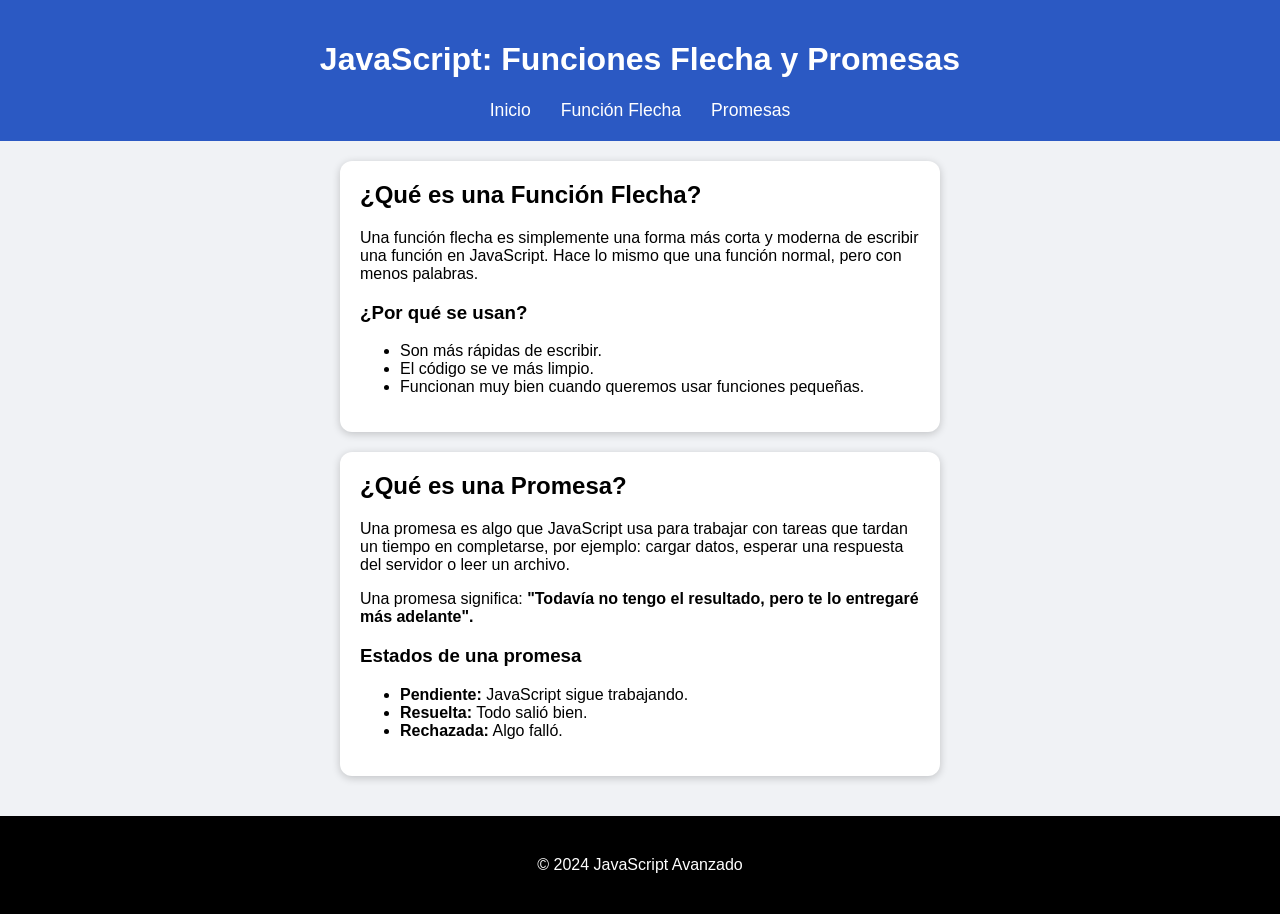
<file: index.html>
<!DOCTYPE html>
<html lang="es">
<head>
    <meta charset="UTF-8">
    <meta name="viewport" content="width=device-width, initial-scale=1.0">
    <title>JavaScript: Funciones Flecha y Promesas</title>
    <link rel="stylesheet" href="css/style.css">
</head>
<body>

<header>
    <h1>JavaScript: Funciones Flecha y Promesas</h1>

    <nav>
        <ul>
            <li><a href="index.html">Inicio</a></li>
            <li><a href="funcion_flecha.html">Función Flecha</a></li>
            <li><a href="promesas.html">Promesas</a></li>
        </ul>
    </nav>
</header>

<main>

    <!-- SECCIÓN FUNCIONES FLECHA -->
    <section class="card">
        <h2>¿Qué es una Función Flecha?</h2>

        <p>
            Una función flecha es simplemente una forma más corta y moderna 
            de escribir una función en JavaScript. Hace lo mismo que una función normal, 
            pero con menos palabras.
        </p>

        <h3>¿Por qué se usan?</h3>
        <ul>
            <li>Son más rápidas de escribir.</li>
            <li>El código se ve más limpio.</li>
            <li>Funcionan muy bien cuando queremos usar funciones pequeñas.</li>
        </ul>


    </section>


    <!-- SECCIÓN PROMESAS -->
    <section class="card">
        <h2>¿Qué es una Promesa?</h2>

        <p>
            Una promesa es algo que JavaScript usa para trabajar con tareas 
            que tardan un tiempo en completarse, por ejemplo: cargar datos, 
            esperar una respuesta del servidor o leer un archivo.
        </p>

        <p>
            Una promesa significa:  
            <strong>"Todavía no tengo el resultado, pero te lo entregaré más adelante".</strong>
        </p>

        <h3>Estados de una promesa</h3>
        <ul>
            <li><strong>Pendiente:</strong> JavaScript sigue trabajando.</li>
            <li><strong>Resuelta:</strong> Todo salió bien.</li>
            <li><strong>Rechazada:</strong> Algo falló.</li>
        </ul>


    </section>

</main>

<footer>
     &copy; 2024 JavaScript Avanzado
</footer>

</body>
</html>
</file>
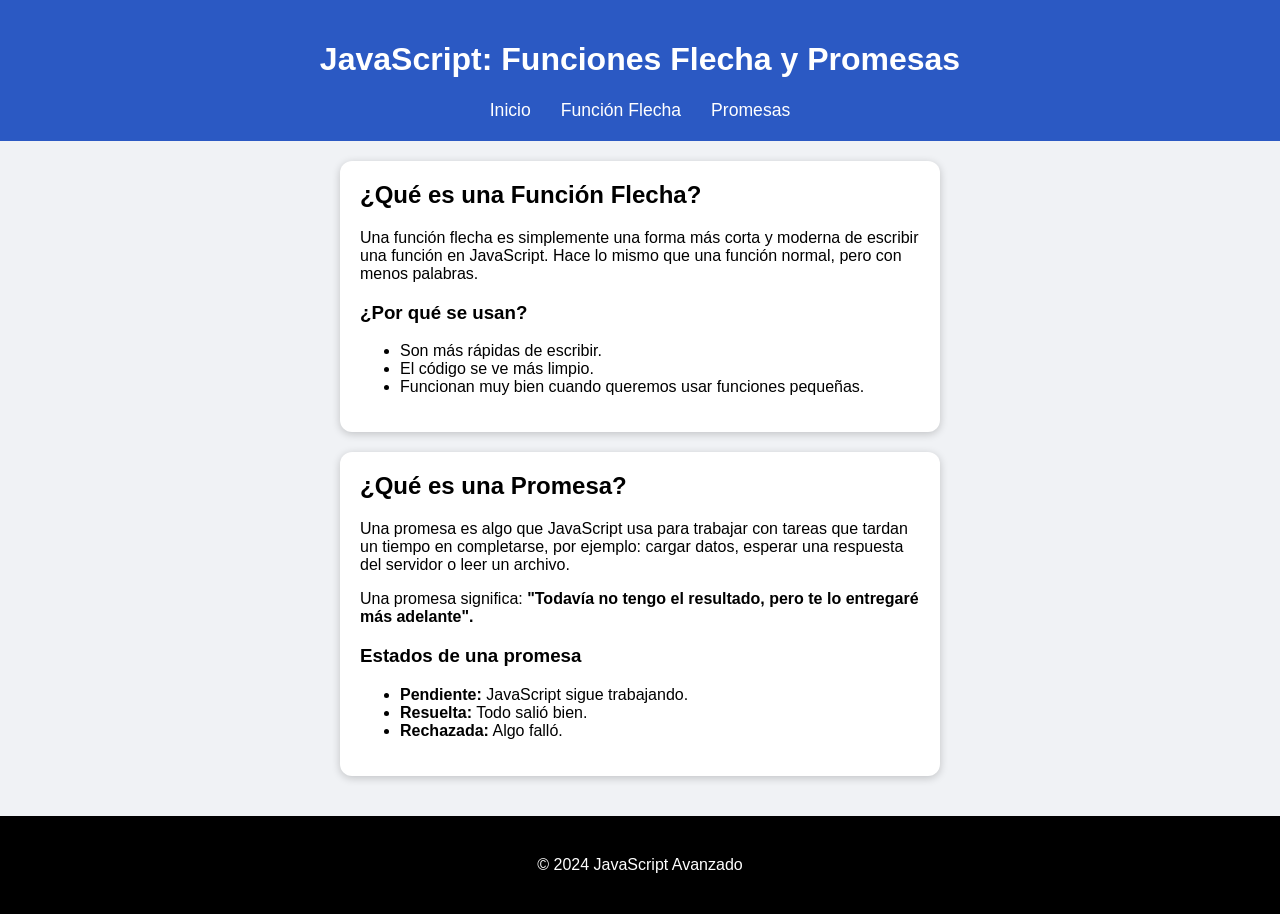
<file: funcion/index.html>
<!DOCTYPE html>
<html lang="es">
<head>
    <meta charset="UTF-8">
    <meta name="viewport" content="width=device-width, initial-scale=1.0">
    <title>JavaScript: Funciones Flecha y Promesas</title>
    <link rel="stylesheet" href="css/style.css">
</head>
<body>

<header>
    <h1>JavaScript: Funciones Flecha y Promesas</h1>

    <nav>
        <ul>
            <li><a href="index.html">Inicio</a></li>
            <li><a href="funcion_Flecha.html">Función Flecha</a></li>
            <li><a href="promesas.html">Promesas</a></li>
        </ul>
    </nav>
</header>

<main>

    <!-- SECCIÓN FUNCIONES FLECHA -->
    <section class="card">
        <h2>¿Qué es una Función Flecha?</h2>

        <p>
            Una función flecha es simplemente una forma más corta y moderna 
            de escribir una función en JavaScript. Hace lo mismo que una función normal, 
            pero con menos palabras.
        </p>

        <h3>¿Por qué se usan?</h3>
        <ul>
            <li>Son más rápidas de escribir.</li>
            <li>El código se ve más limpio.</li>
            <li>Funcionan muy bien cuando queremos usar funciones pequeñas.</li>
        </ul>


    </section>


    <!-- SECCIÓN PROMESAS -->
    <section class="card">
        <h2>¿Qué es una Promesa?</h2>

        <p>
            Una promesa es algo que JavaScript usa para trabajar con tareas 
            que tardan un tiempo en completarse, por ejemplo: cargar datos, 
            esperar una respuesta del servidor o leer un archivo.
        </p>

        <p>
            Una promesa significa:  
            <strong>"Todavía no tengo el resultado, pero te lo entregaré más adelante".</strong>
        </p>

        <h3>Estados de una promesa</h3>
        <ul>
            <li><strong>Pendiente:</strong> JavaScript sigue trabajando.</li>
            <li><strong>Resuelta:</strong> Todo salió bien.</li>
            <li><strong>Rechazada:</strong> Algo falló.</li>
        </ul>


    </section>

</main>

<footer>
     &copy; 2024 JavaScript Avanzado
</footer>

</body>
</html>
</file>
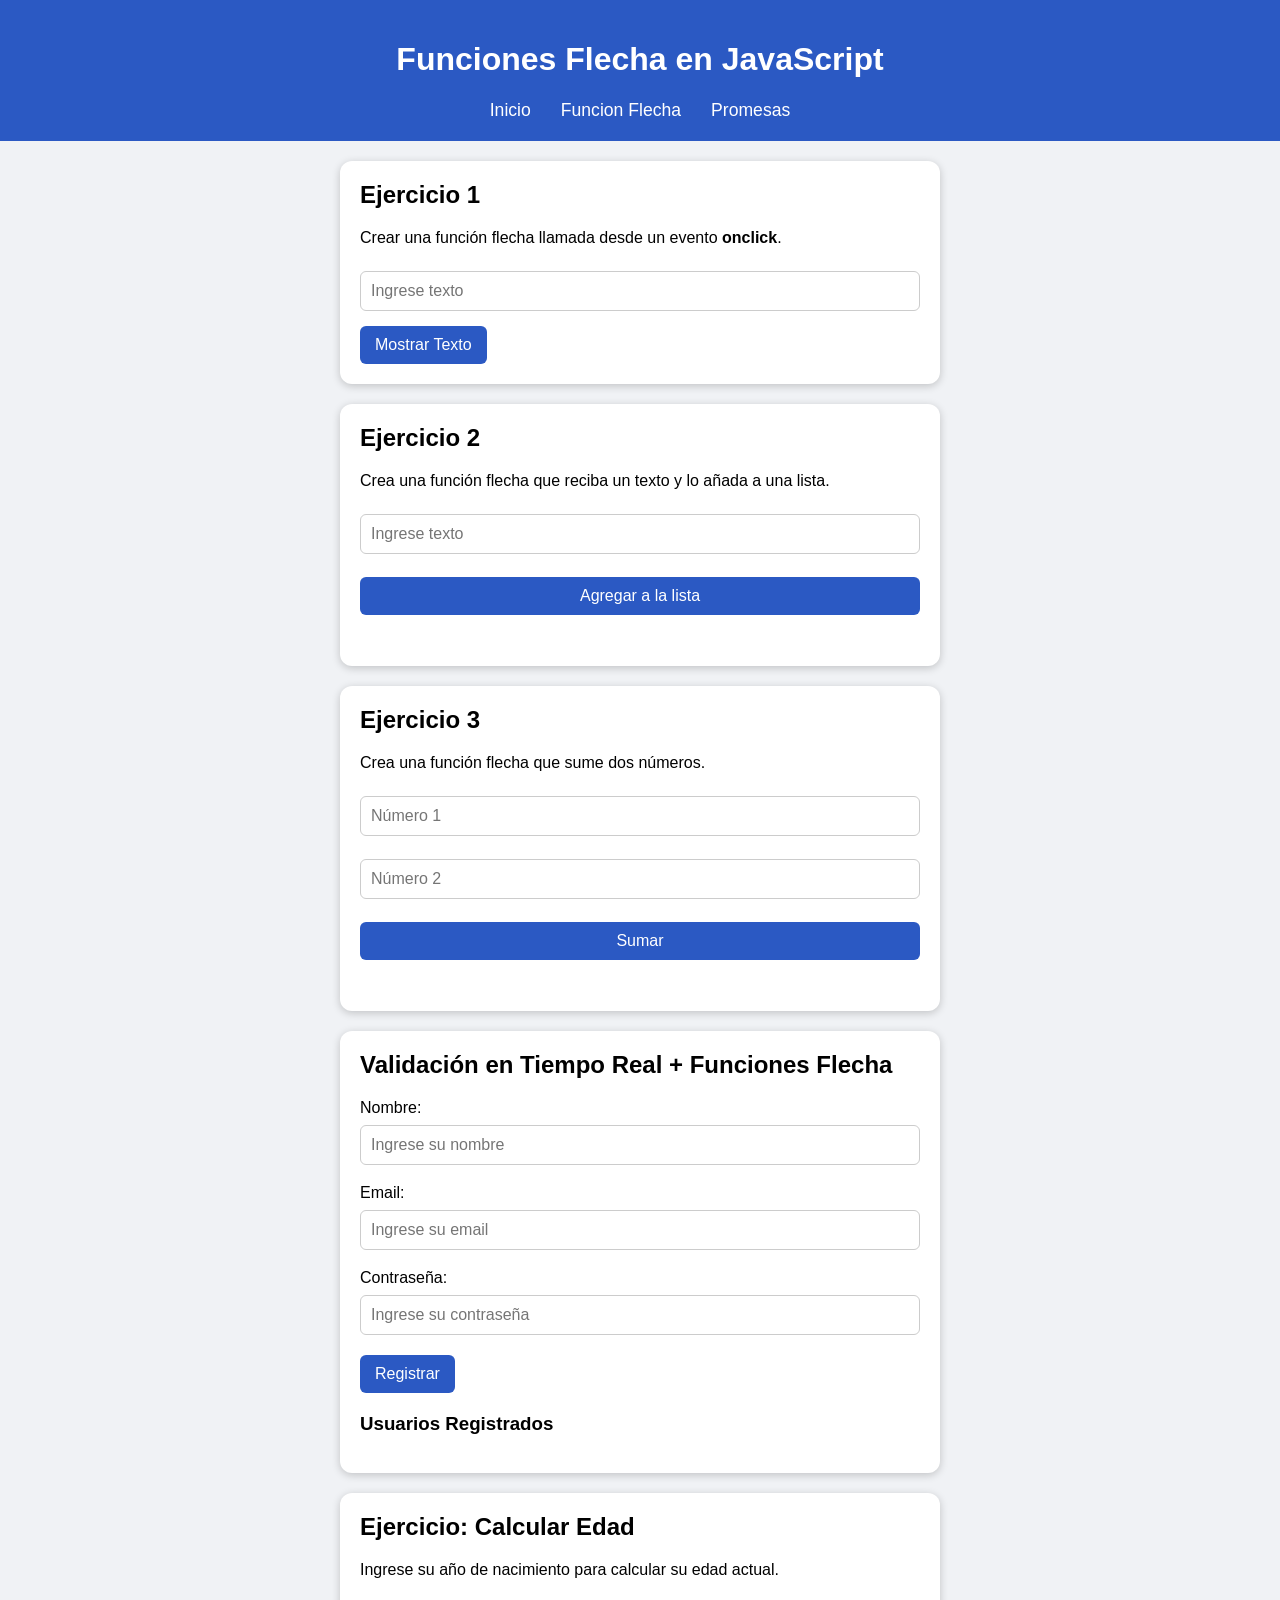
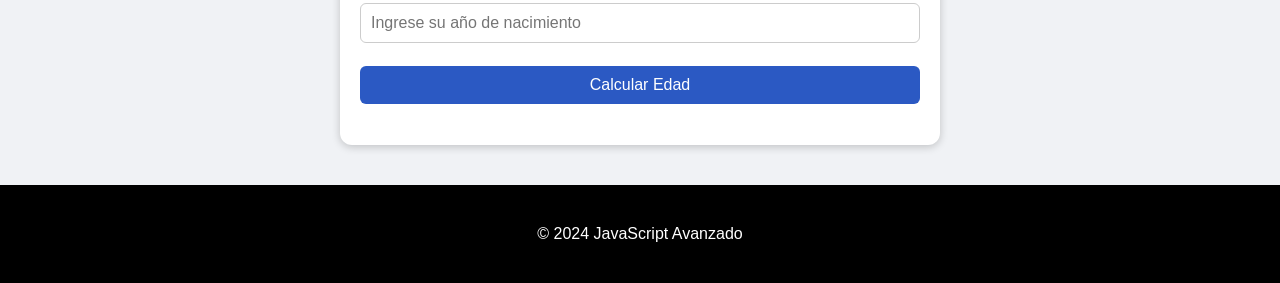
<file: funcion_flecha.html>
<!DOCTYPE html>
<html lang="es">
<head>
    <meta charset="UTF-8">
    <meta name="viewport" content="width=device-width, initial-scale=1.0">
    <title>Funciones Flecha en JavaScript</title>
    <link rel="stylesheet" href="css/style.css">
</head>
<body>

<header>
    <h1>Funciones Flecha en JavaScript</h1>

    <nav>
        <ul>
            <li><a href="index.html">Inicio</a></li>
            <li><a href="funcion_flecha.html">Funcion Flecha</a></li>
            <li><a href="promesas.html">Promesas</a></li>
        </ul>
    </nav>
</header>

<main>

    <!-- EJERCICIO 1 -->
    <section class="card">
        <h2>Ejercicio 1</h2>
        <p>Crear una función flecha llamada desde un evento <strong>onclick</strong>.</p>

        <input type="text" id="inputTexto" placeholder="Ingrese texto">
        <button class="btn" type="button" onclick="mostrarTexto()">Mostrar Texto</button>
    </section>

    <!-- EJERCICIO 2 -->
    <section class="card">
        <h2>Ejercicio 2</h2>
        <p>Crea una función flecha que reciba un texto y lo añada a una lista.</p>

        <form id="form">
            <input type="text" id="texto" placeholder="Ingrese texto">
            <input class="btn" type="submit" value="Agregar a la lista">
        </form>

        <ul id="lista"></ul>
    </section>

    <!-- EJERCICIO 3 -->
    <section class="card">
        <h2>Ejercicio 3</h2>
        <p>Crea una función flecha que sume dos números.</p>

        <form id="form2">
            <input type="number" id="num1" placeholder="Número 1">
            <input type="number" id="num2" placeholder="Número 2">
            <input class="btn" type="submit" value="Sumar">
        </form>

        <p id="resultado"></p>
    </section>

    <!-- FORMULARIO CON VALIDACIONES -->
    <section class="card">
        <h2>Validación en Tiempo Real + Funciones Flecha</h2>

        <form id="formRegistro">
            <label>Nombre:</label>
            <input type="text" id="nombre" placeholder="Ingrese su nombre">
            <p id="errorNombre" class="error"></p>

            <label>Email:</label>
            <input type="email" id="email" placeholder="Ingrese su email">
            <p id="errorEmail" class="error"></p>

            <label>Contraseña:</label>
            <input type="password" id="password" placeholder="Ingrese su contraseña">
            <p id="errorPassword" class="error"></p>

            <button class="btn" type="submit">Registrar</button>
        </form>

        <div id="usuarios">
            <h3>Usuarios Registrados</h3>
        </div>
    </section>

<section class="card">
    <h2>Ejercicio: Calcular Edad</h2>
    <p>Ingrese su año de nacimiento para calcular su edad actual.</p>

    <form id="formEdad">
        <input type="number" id="anioNacimiento" placeholder="Ingrese su año de nacimiento">
        <input class="btn" type="submit" value="Calcular Edad">
    </form>

    <p id="errorAnio" class="error"></p>
    <p id="edadCalculada"></p>
</section>




</main>


<footer>
     &copy; 2024 JavaScript Avanzado
</footer>
<script src="js/app.js"></script>
</body>
</html>
</file>
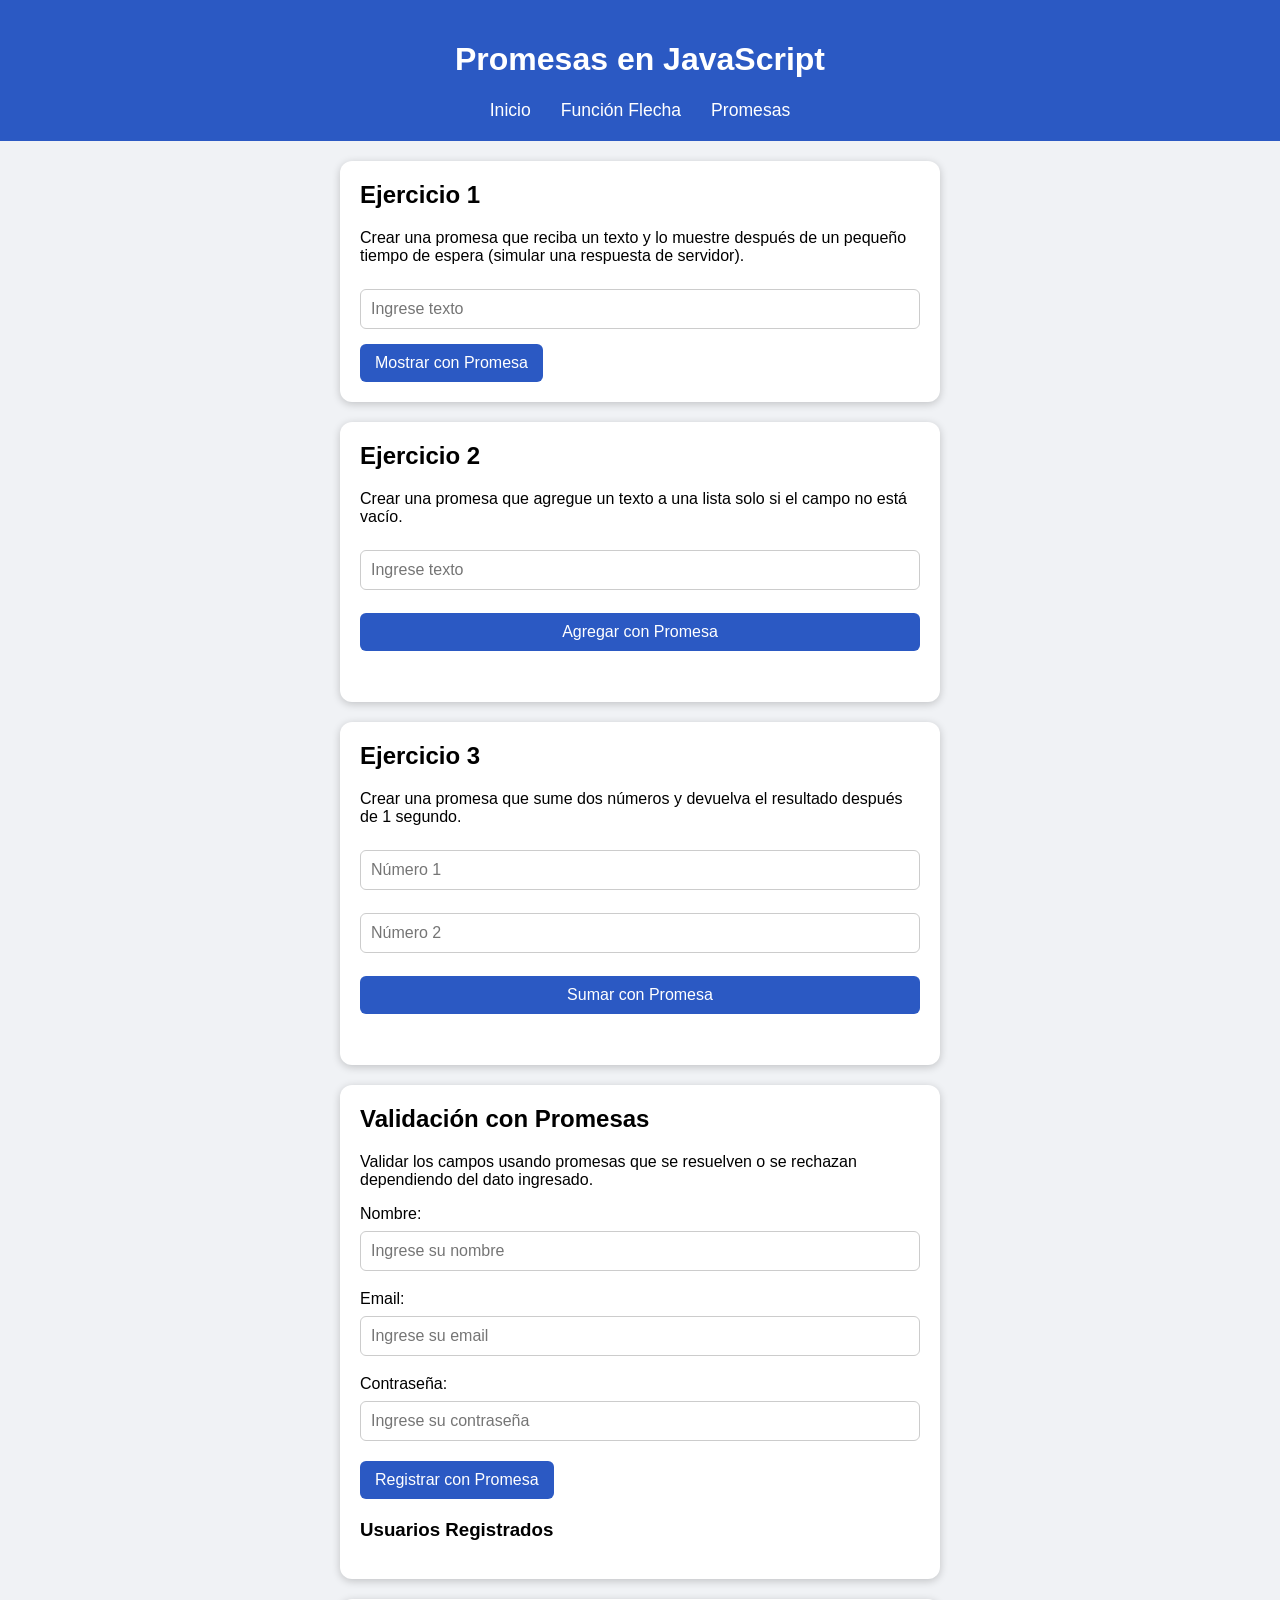
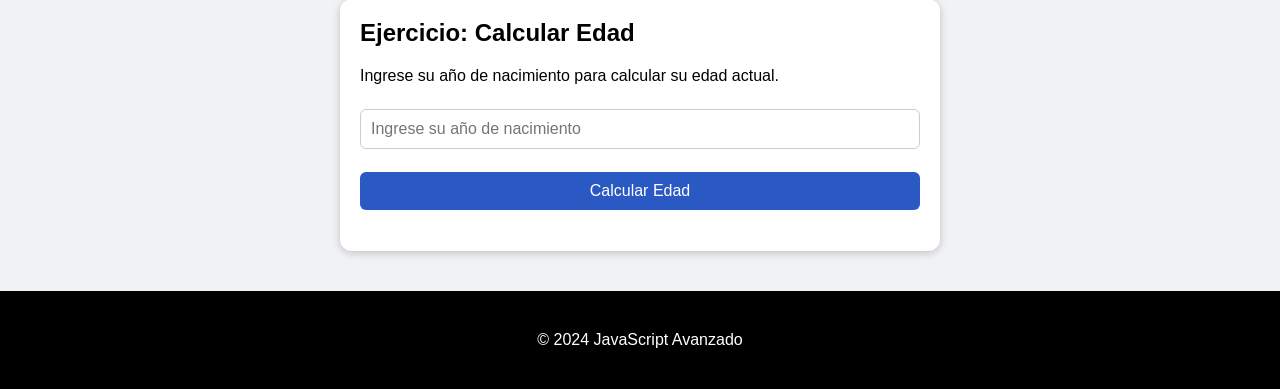
<file: promesas.html>
<!DOCTYPE html>
<html lang="es">
<head>
    <meta charset="UTF-8">
    <meta name="viewport" content="width=device-width, initial-scale=1.0">
    <title>Promesas en JavaScript</title>
    <link rel="stylesheet" href="css/style.css">
    <link rel="stylesheet" href="css/animaciones.css">
</head>
<body>

<header>
    <h1>Promesas en JavaScript</h1>

    <nav>
        <ul>
            <li><a href="index.html">Inicio</a></li>
            <li><a href="funcion_flecha.html">Función Flecha</a></li>
            <li><a href="promesas.html">Promesas</a></li>
        </ul>
    </nav>
</header>

<main>

    <!-- EJERCICIO 1 -->
    <section class="card">
        <h2>Ejercicio 1</h2>
        <p>
            Crear una promesa que reciba un texto y lo muestre después de un pequeño tiempo de espera 
            (simular una respuesta de servidor).
        </p>

        <input type="text" id="inputTexto" placeholder="Ingrese texto">
        <button class="btn" type="button" onclick="mostrarTextoConPromesa()">Mostrar con Promesa</button>
    </section>

    <!-- EJERCICIO 2 -->
    <section class="card">
        <h2>Ejercicio 2</h2>
        <p>
            Crear una promesa que agregue un texto a una lista solo si el campo no está vacío.
        </p>

        <form id="form">
            <input type="text" id="texto" placeholder="Ingrese texto">
            <input class="btn" type="submit" value="Agregar con Promesa">
        </form>

        <ul id="lista"></ul>
    </section>

    <!-- EJERCICIO 3 -->
    <section class="card">
        <h2>Ejercicio 3</h2>
        <p>
            Crear una promesa que sume dos números y devuelva el resultado después de 1 segundo.
        </p>

        <form id="form2">
            <input type="number" id="num1" placeholder="Número 1">
            <input type="number" id="num2" placeholder="Número 2">
            <input class="btn" type="submit" value="Sumar con Promesa">
        </form>

        <p id="resultado"></p>
    </section>

    <!-- FORMULARIO CON VALIDACIONES (PROMESAS) -->
    <section class="card">
        <h2>Validación con Promesas</h2>

        <p>Validar los campos usando promesas que se resuelven o se rechazan dependiendo del dato ingresado.</p>

        <form id="formRegistro">
            <label>Nombre:</label>
            <input type="text" id="nombre" placeholder="Ingrese su nombre">
            <p id="errorNombre" class="error"></p>

            <label>Email:</label>
            <input type="email" id="email" placeholder="Ingrese su email">
            <p id="errorEmail" class="error"></p>

            <label>Contraseña:</label>
            <input type="password" id="password" placeholder="Ingrese su contraseña">
            <p id="errorPassword" class="error"></p>

            <button class="btn" type="submit">Registrar con Promesa</button>
        </form>

        <div id="usuarios">
            <h3>Usuarios Registrados</h3>
        </div>
    </section>

<section class="card">
    <h2>Ejercicio: Calcular Edad</h2>
    <p>Ingrese su año de nacimiento para calcular su edad actual.</p>

    <form id="formEdad">
        <input type="number" id="anioNacimiento" placeholder="Ingrese su año de nacimiento">
        <input class="btn" type="submit" value="Calcular Edad">
    </form>

    <p id="errorAnio" class="error"></p>
    <p id="edadCalculada"></p>
</section>


</main>

<footer>
     &copy; 2024 JavaScript Avanzado
</footer>

<script src="js/appPromesas.js"></script>
</body>
</html>
</file>
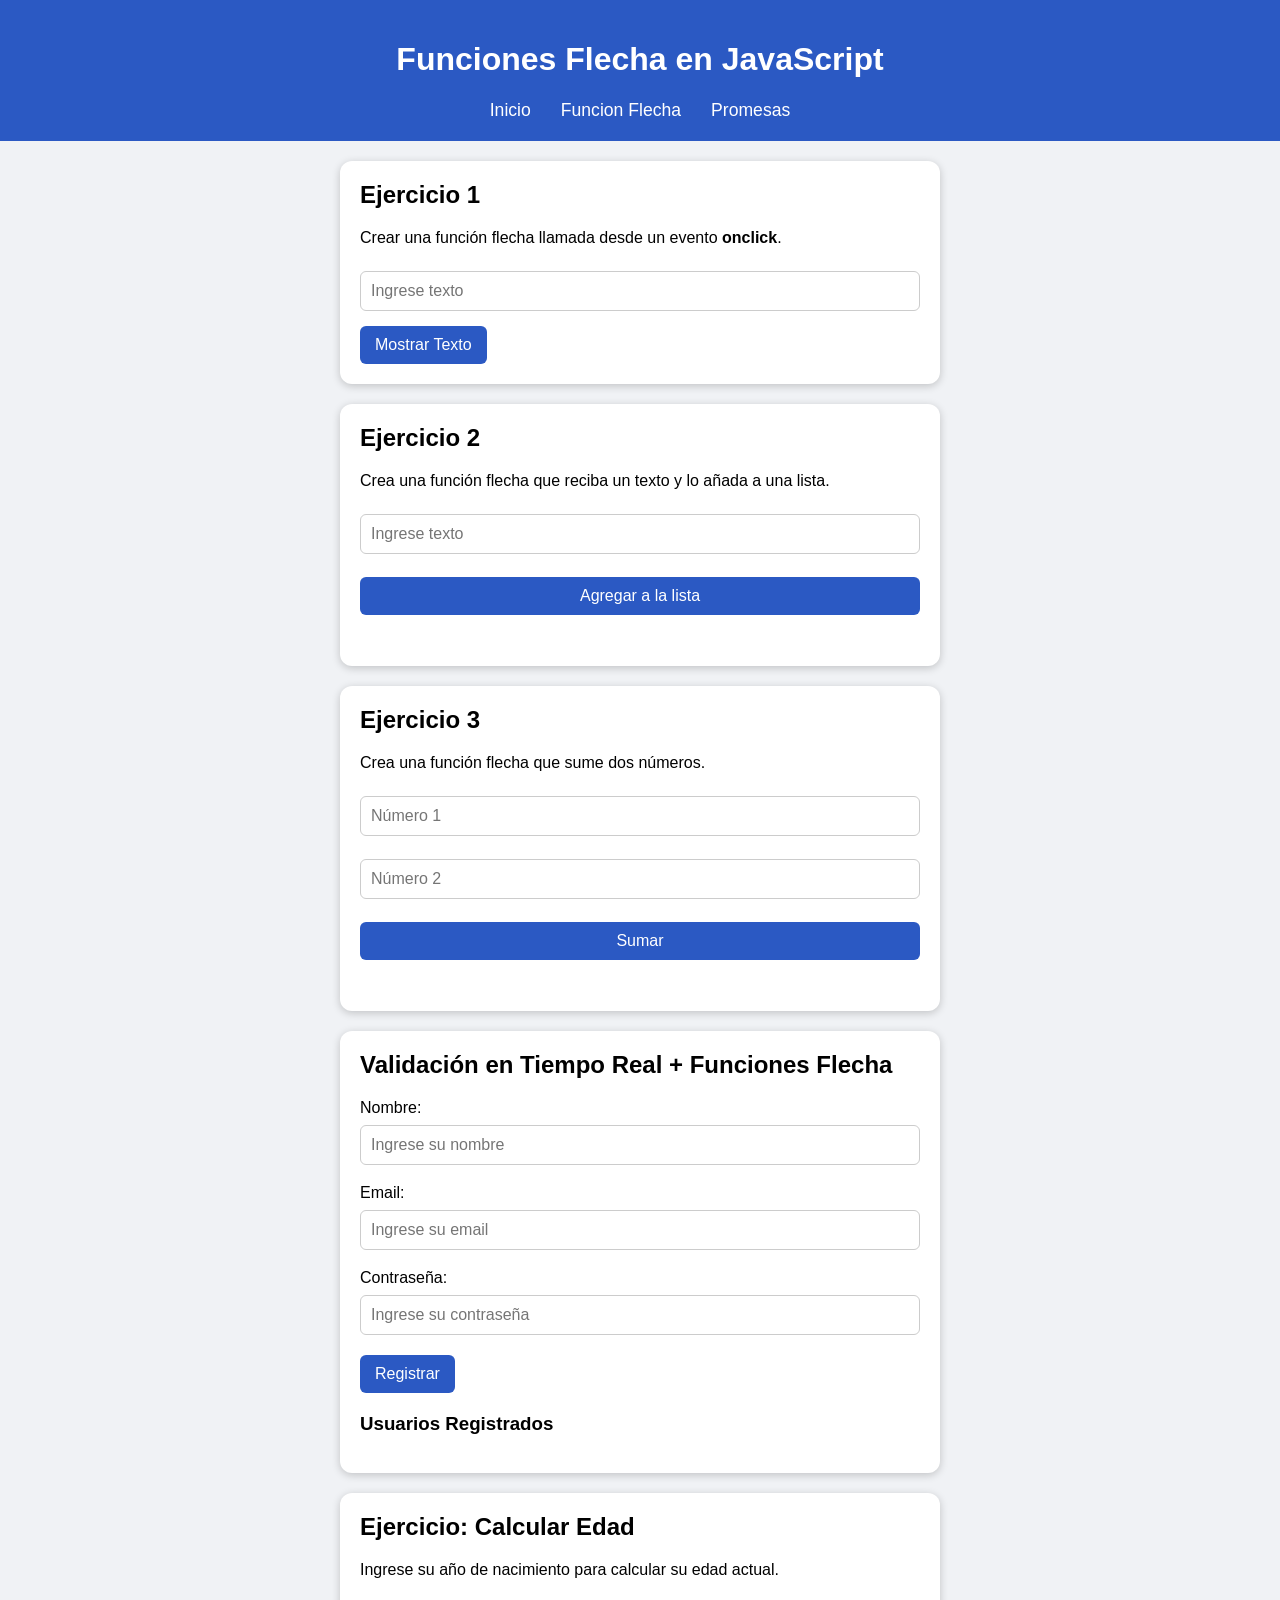
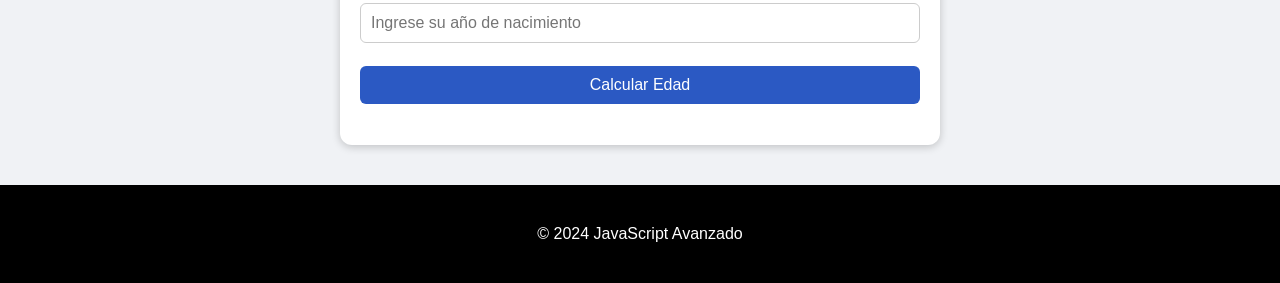
<file: funcion/funcion_flecha.html>
<!DOCTYPE html>
<html lang="es">
<head>
    <meta charset="UTF-8">
    <meta name="viewport" content="width=device-width, initial-scale=1.0">
    <title>Funciones Flecha en JavaScript</title>
    <link rel="stylesheet" href="css/style.css">
</head>
<body>

<header>
    <h1>Funciones Flecha en JavaScript</h1>

    <nav>
        <ul>
            <li><a href="index.html">Inicio</a></li>
            <li><a href="funcion_Flecha.html">Funcion Flecha</a></li>
            <li><a href="promesas.html">Promesas</a></li>
        </ul>
    </nav>
</header>

<main>

    <!-- EJERCICIO 1 -->
    <section class="card">
        <h2>Ejercicio 1</h2>
        <p>Crear una función flecha llamada desde un evento <strong>onclick</strong>.</p>

        <input type="text" id="inputTexto" placeholder="Ingrese texto">
        <button class="btn" type="button" onclick="mostrarTexto()">Mostrar Texto</button>
    </section>

    <!-- EJERCICIO 2 -->
    <section class="card">
        <h2>Ejercicio 2</h2>
        <p>Crea una función flecha que reciba un texto y lo añada a una lista.</p>

        <form id="form">
            <input type="text" id="texto" placeholder="Ingrese texto">
            <input class="btn" type="submit" value="Agregar a la lista">
        </form>

        <ul id="lista"></ul>
    </section>

    <!-- EJERCICIO 3 -->
    <section class="card">
        <h2>Ejercicio 3</h2>
        <p>Crea una función flecha que sume dos números.</p>

        <form id="form2">
            <input type="number" id="num1" placeholder="Número 1">
            <input type="number" id="num2" placeholder="Número 2">
            <input class="btn" type="submit" value="Sumar">
        </form>

        <p id="resultado"></p>
    </section>

    <!-- FORMULARIO CON VALIDACIONES -->
    <section class="card">
        <h2>Validación en Tiempo Real + Funciones Flecha</h2>

        <form id="formRegistro">
            <label>Nombre:</label>
            <input type="text" id="nombre" placeholder="Ingrese su nombre">
            <p id="errorNombre" class="error"></p>

            <label>Email:</label>
            <input type="email" id="email" placeholder="Ingrese su email">
            <p id="errorEmail" class="error"></p>

            <label>Contraseña:</label>
            <input type="password" id="password" placeholder="Ingrese su contraseña">
            <p id="errorPassword" class="error"></p>

            <button class="btn" type="submit">Registrar</button>
        </form>

        <div id="usuarios">
            <h3>Usuarios Registrados</h3>
        </div>
    </section>

<section class="card">
    <h2>Ejercicio: Calcular Edad</h2>
    <p>Ingrese su año de nacimiento para calcular su edad actual.</p>

    <form id="formEdad">
        <input type="number" id="anioNacimiento" placeholder="Ingrese su año de nacimiento">
        <input class="btn" type="submit" value="Calcular Edad">
    </form>

    <p id="errorAnio" class="error"></p>
    <p id="edadCalculada"></p>
</section>




</main>


<footer>
     &copy; 2024 JavaScript Avanzado
</footer>
<script src="js/app.js"></script>
</body>
</html>
</file>
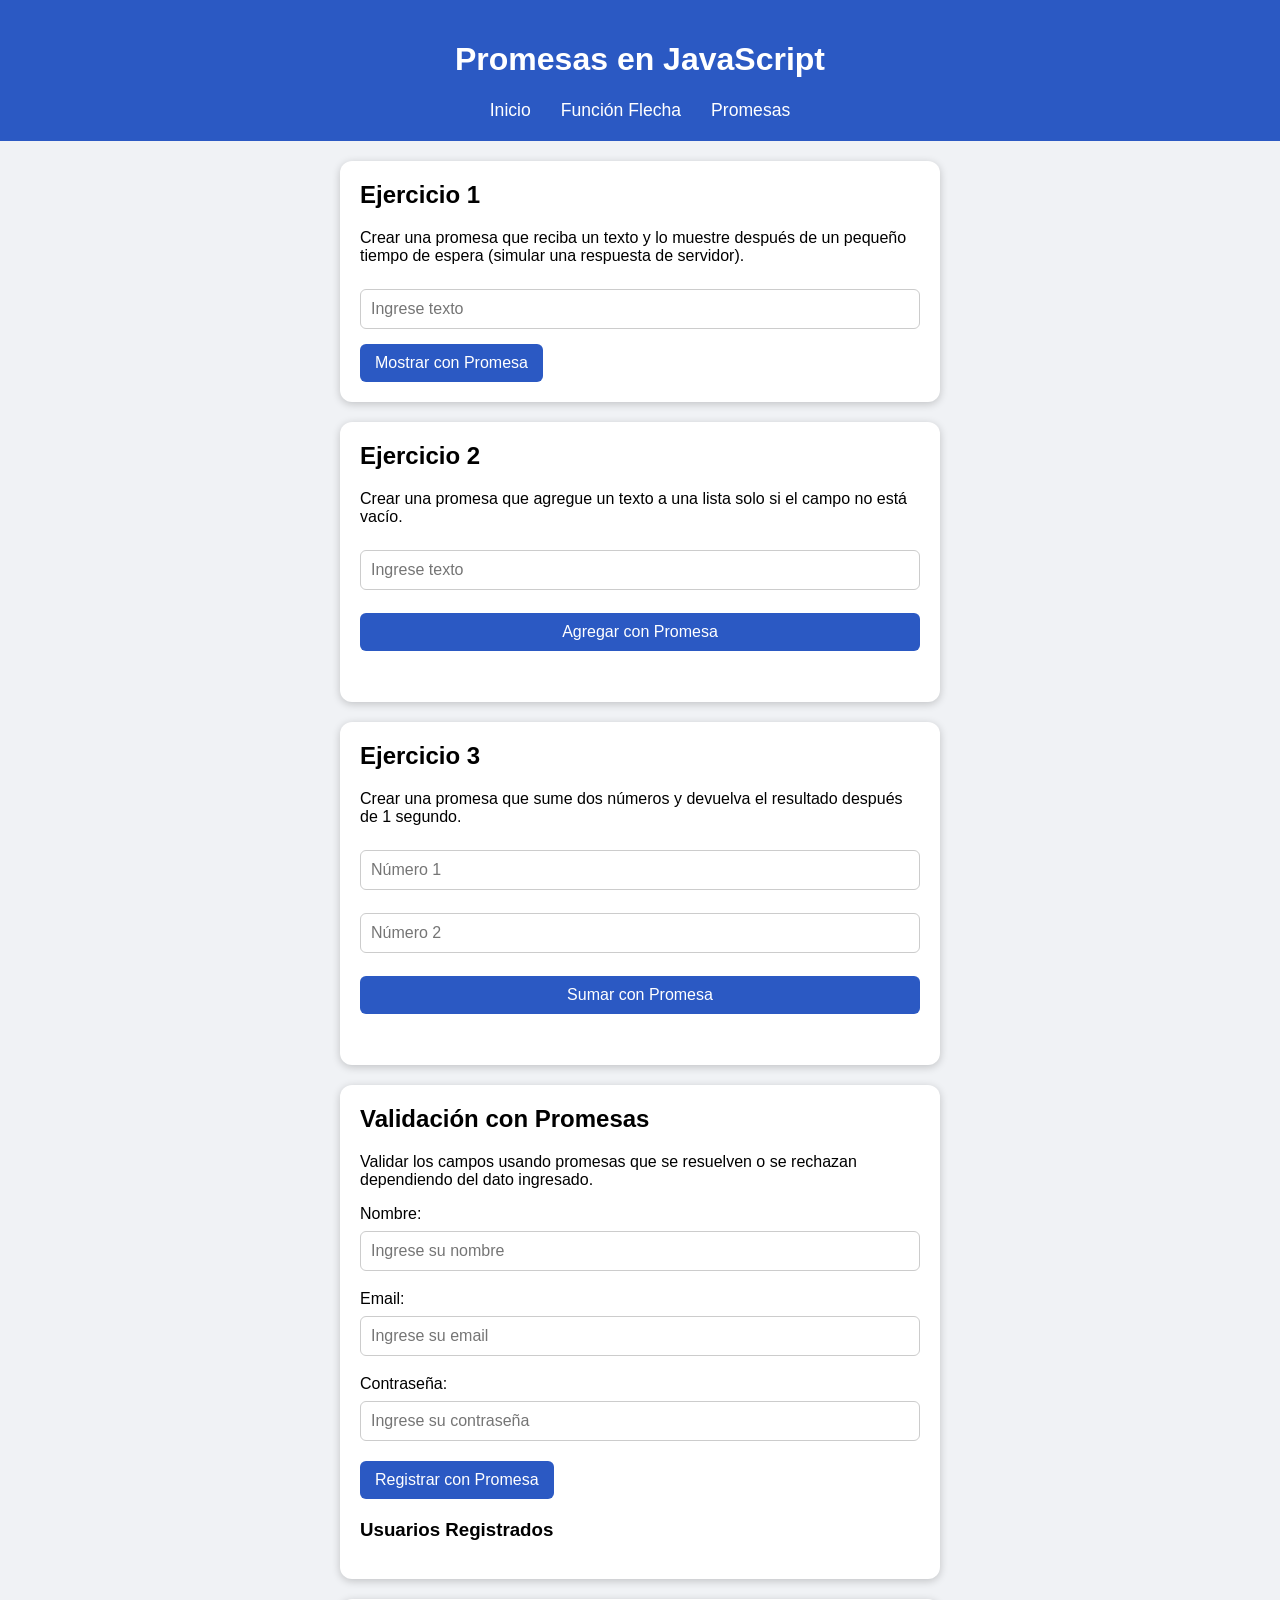
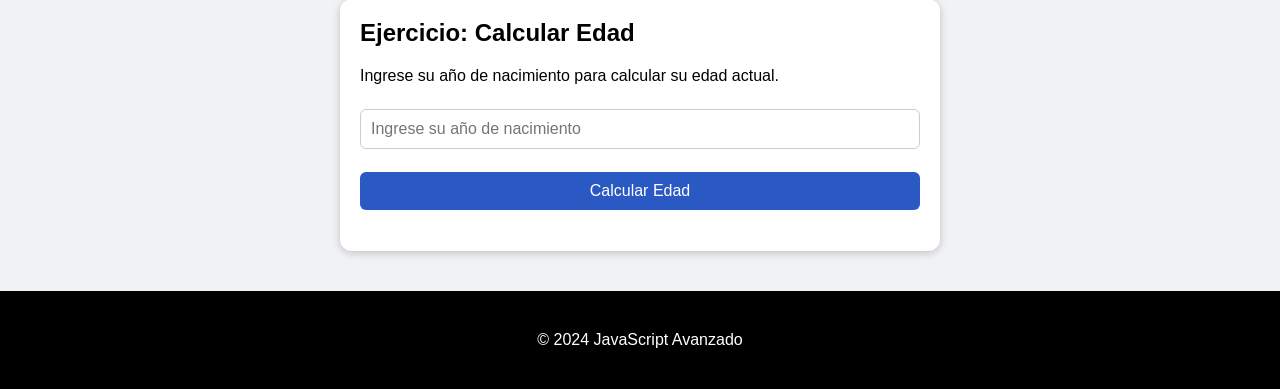
<file: funcion/promesas.html>
<!DOCTYPE html>
<html lang="es">
<head>
    <meta charset="UTF-8">
    <meta name="viewport" content="width=device-width, initial-scale=1.0">
    <title>Promesas en JavaScript</title>
    <link rel="stylesheet" href="css/style.css">
    <link rel="stylesheet" href="css/animaciones.css">
</head>
<body>

<header>
    <h1>Promesas en JavaScript</h1>

    <nav>
        <ul>
            <li><a href="index.html">Inicio</a></li>
            <li><a href="funcion_Flecha.html">Función Flecha</a></li>
            <li><a href="promesas.html">Promesas</a></li>
        </ul>
    </nav>
</header>

<main>

    <!-- EJERCICIO 1 -->
    <section class="card">
        <h2>Ejercicio 1</h2>
        <p>
            Crear una promesa que reciba un texto y lo muestre después de un pequeño tiempo de espera 
            (simular una respuesta de servidor).
        </p>

        <input type="text" id="inputTexto" placeholder="Ingrese texto">
        <button class="btn" type="button" onclick="mostrarTextoConPromesa()">Mostrar con Promesa</button>
    </section>

    <!-- EJERCICIO 2 -->
    <section class="card">
        <h2>Ejercicio 2</h2>
        <p>
            Crear una promesa que agregue un texto a una lista solo si el campo no está vacío.
        </p>

        <form id="form">
            <input type="text" id="texto" placeholder="Ingrese texto">
            <input class="btn" type="submit" value="Agregar con Promesa">
        </form>

        <ul id="lista"></ul>
    </section>

    <!-- EJERCICIO 3 -->
    <section class="card">
        <h2>Ejercicio 3</h2>
        <p>
            Crear una promesa que sume dos números y devuelva el resultado después de 1 segundo.
        </p>

        <form id="form2">
            <input type="number" id="num1" placeholder="Número 1">
            <input type="number" id="num2" placeholder="Número 2">
            <input class="btn" type="submit" value="Sumar con Promesa">
        </form>

        <p id="resultado"></p>
    </section>

    <!-- FORMULARIO CON VALIDACIONES (PROMESAS) -->
    <section class="card">
        <h2>Validación con Promesas</h2>

        <p>Validar los campos usando promesas que se resuelven o se rechazan dependiendo del dato ingresado.</p>

        <form id="formRegistro">
            <label>Nombre:</label>
            <input type="text" id="nombre" placeholder="Ingrese su nombre">
            <p id="errorNombre" class="error"></p>

            <label>Email:</label>
            <input type="email" id="email" placeholder="Ingrese su email">
            <p id="errorEmail" class="error"></p>

            <label>Contraseña:</label>
            <input type="password" id="password" placeholder="Ingrese su contraseña">
            <p id="errorPassword" class="error"></p>

            <button class="btn" type="submit">Registrar con Promesa</button>
        </form>

        <div id="usuarios">
            <h3>Usuarios Registrados</h3>
        </div>
    </section>

<section class="card">
    <h2>Ejercicio: Calcular Edad</h2>
    <p>Ingrese su año de nacimiento para calcular su edad actual.</p>

    <form id="formEdad">
        <input type="number" id="anioNacimiento" placeholder="Ingrese su año de nacimiento">
        <input class="btn" type="submit" value="Calcular Edad">
    </form>

    <p id="errorAnio" class="error"></p>
    <p id="edadCalculada"></p>
</section>


</main>

<footer>
     &copy; 2024 JavaScript Avanzado
</footer>

<script src="js/appPromesas.js"></script>
</body>
</html>
</file>
<file: css/style.css>
/* === GENERAL === */
*{
    box-sizing: border-box;
}

body {
    margin: 0;
    padding: 0;
    font-family: Arial, sans-serif;
    background: #f0f2f5;
}

header {
    background: #2b59c3;
    color: white;
    padding: 20px;
    text-align: center;
}
nav ul {
    list-style: none;
    padding: 0;
    margin: 10px 0 0 0;
    display: flex;
    justify-content: center;
}
nav ul li {
    margin: 0 15px;
}
nav ul li a {
    color: white;
    text-decoration: none;
    font-size: 1.1rem;
    transition: 0.3s;
}
nav ul li a:hover {
    color: #e7efff;
}


/* === TARJETAS === */

.card {
    background: white;
    width: 90%;
    max-width: 600px;
    margin: 20px auto;
    padding: 20px;
    border-radius: 12px;
    box-shadow: 0 2px 8px rgba(0,0,0,0.2);
}

.card h2 {
    margin-top: 0;
}

/* === INPUTS === */

input {
    width: 100%;
    padding: 10px;
    margin: 8px 0 15px 0;
    border-radius: 6px;
    border: 1px solid #ccc;
    font-size: 1rem;
}

.error {
    color: red;
    font-size: 0.9rem;
    margin-top: -10px;
}

/* === BOTONES === */

.btn {
    background: #2b59c3;
    color: white;
    padding: 10px 15px;
    border: none;
    border-radius: 6px;
    cursor: pointer;
    font-size: 1rem;
    transition: 0.3s;
}

.btn:hover {
    background: #1d3e8a;
}

/* === SECCIÓN USUARIOS === */

#usuarios {
    margin-top: 20px;
}

.user-card {
    background: #e7efff;
    padding: 12px;
    border-radius: 8px;
    margin-bottom: 10px;
}


.user-card h3 {
    margin: 0 0 5px 0;
}
.user-card p {
    margin: 0;
}

footer {
    background: #000;
    color: white;
    text-align: center;
    padding: 40px;

    width: 100%;
    bottom: 0;
    margin-top: 40px;
}
</file>
<file: funcion/css/style.css>
/* === GENERAL === */
*{
    box-sizing: border-box;
}

body {
    margin: 0;
    padding: 0;
    font-family: Arial, sans-serif;
    background: #f0f2f5;
}

header {
    background: #2b59c3;
    color: white;
    padding: 20px;
    text-align: center;
}
nav ul {
    list-style: none;
    padding: 0;
    margin: 10px 0 0 0;
    display: flex;
    justify-content: center;
}
nav ul li {
    margin: 0 15px;
}
nav ul li a {
    color: white;
    text-decoration: none;
    font-size: 1.1rem;
    transition: 0.3s;
}
nav ul li a:hover {
    color: #e7efff;
}


/* === TARJETAS === */

.card {
    background: white;
    width: 90%;
    max-width: 600px;
    margin: 20px auto;
    padding: 20px;
    border-radius: 12px;
    box-shadow: 0 2px 8px rgba(0,0,0,0.2);
}

.card h2 {
    margin-top: 0;
}

/* === INPUTS === */

input {
    width: 100%;
    padding: 10px;
    margin: 8px 0 15px 0;
    border-radius: 6px;
    border: 1px solid #ccc;
    font-size: 1rem;
}

.error {
    color: red;
    font-size: 0.9rem;
    margin-top: -10px;
}

/* === BOTONES === */

.btn {
    background: #2b59c3;
    color: white;
    padding: 10px 15px;
    border: none;
    border-radius: 6px;
    cursor: pointer;
    font-size: 1rem;
    transition: 0.3s;
}

.btn:hover {
    background: #1d3e8a;
}

/* === SECCIÓN USUARIOS === */

#usuarios {
    margin-top: 20px;
}

.user-card {
    background: #e7efff;
    padding: 12px;
    border-radius: 8px;
    margin-bottom: 10px;
}


.user-card h3 {
    margin: 0 0 5px 0;
}
.user-card p {
    margin: 0;
}

footer {
    background: #000;
    color: white;
    text-align: center;
    padding: 40px;

    width: 100%;
    bottom: 0;
    margin-top: 40px;
}
</file>
<file: css/animaciones.css>
/* Loader flotante centrado en pantalla */
.loader-dots {
    position: fixed;
    top: 50%;
    left: 50%;
    transform: translate(-50%, -50%);
    z-index: 9999;

    display: flex;
    gap: 6px;
}

.loader-dots div {
    width: 12px;
    height: 12px;
    background: #2b59c3;
    border-radius: 50%;
    animation: saltar 0.6s infinite alternate;
}

.loader-dots div:nth-child(2) {
    animation-delay: 0.2s;
}

.loader-dots div:nth-child(3) {
    animation-delay: 0.4s;
}

@keyframes saltar {
    from {
        transform: translateY(0);
        opacity: 0.5;
    }
    to {
        transform: translateY(-10px);
        opacity: 1;
    }
}
</file>
<file: funcion/css/animaciones.css>
/* Loader flotante centrado en pantalla */
.loader-dots {
    position: fixed;
    top: 50%;
    left: 50%;
    transform: translate(-50%, -50%);
    z-index: 9999;

    display: flex;
    gap: 6px;
}

.loader-dots div {
    width: 12px;
    height: 12px;
    background: #2b59c3;
    border-radius: 50%;
    animation: saltar 0.6s infinite alternate;
}

.loader-dots div:nth-child(2) {
    animation-delay: 0.2s;
}

.loader-dots div:nth-child(3) {
    animation-delay: 0.4s;
}

@keyframes saltar {
    from {
        transform: translateY(0);
        opacity: 0.5;
    }
    to {
        transform: translateY(-10px);
        opacity: 1;
    }
}
</file>
